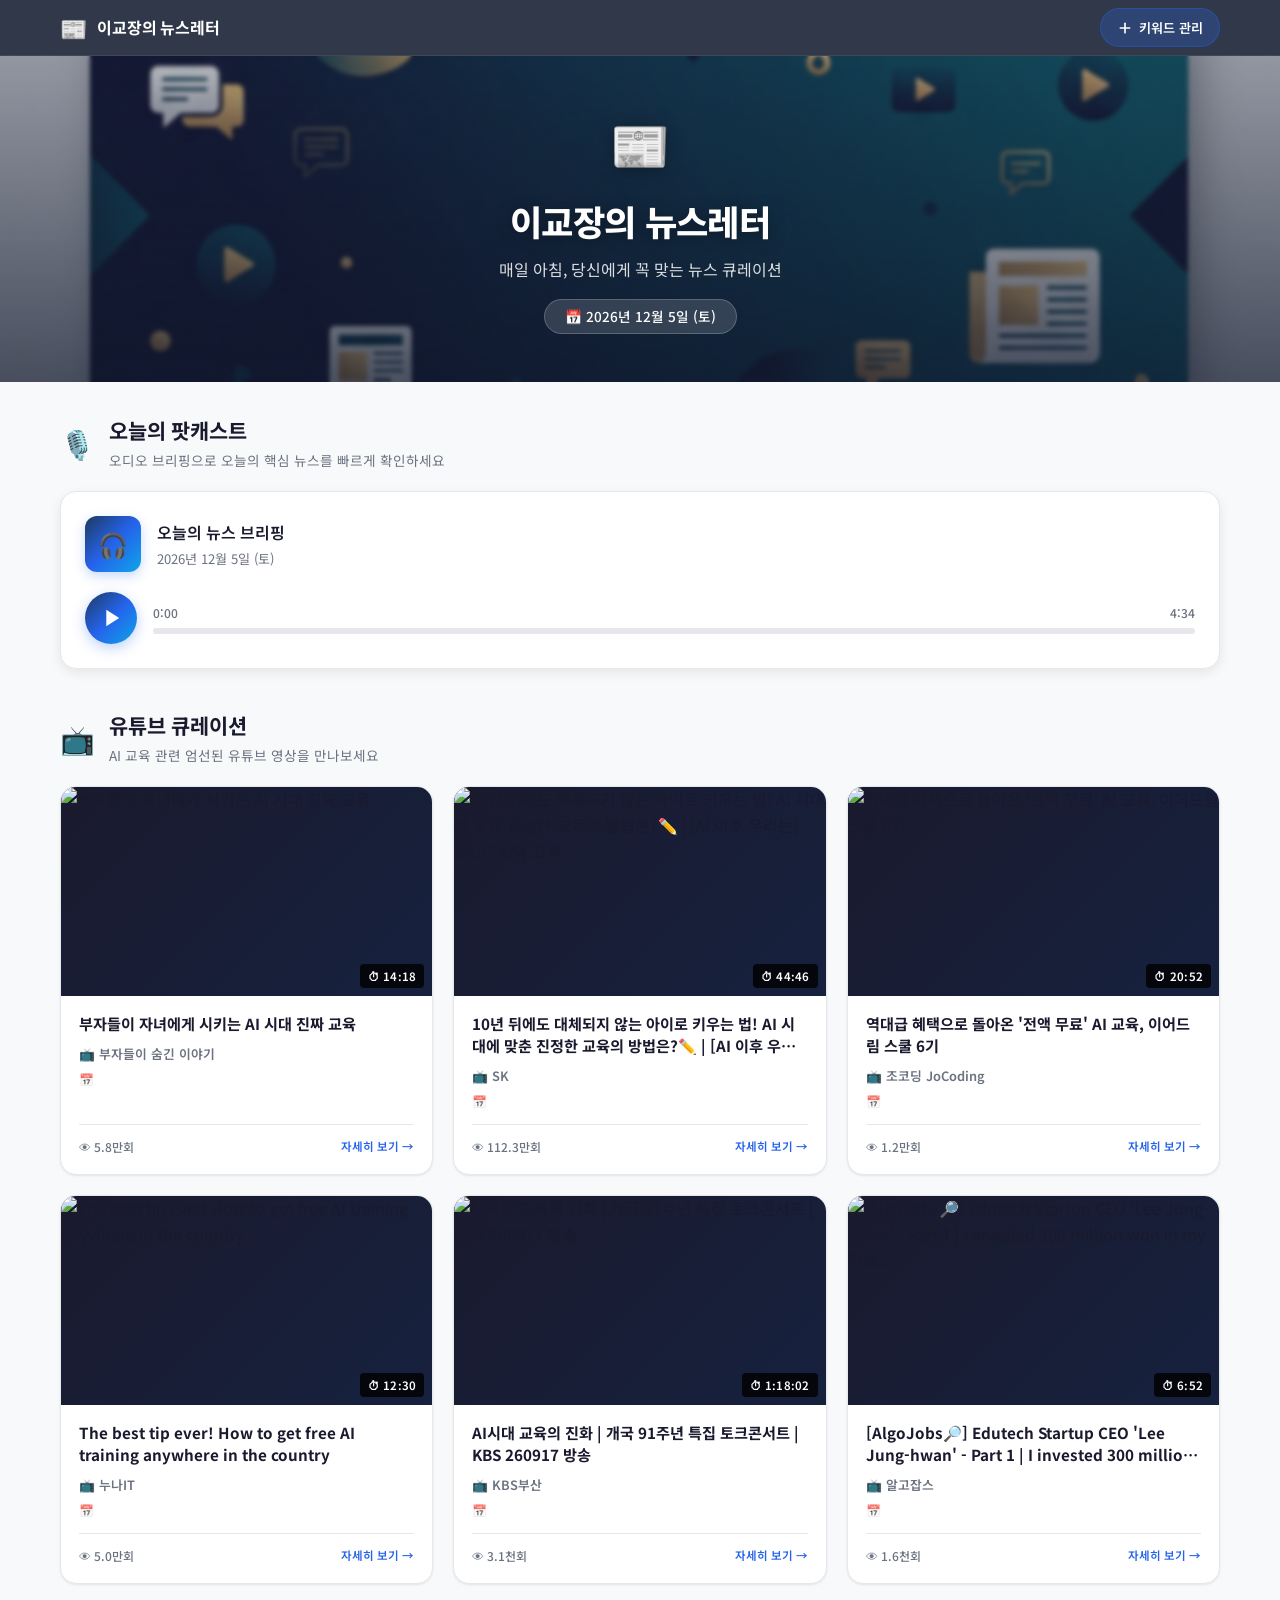
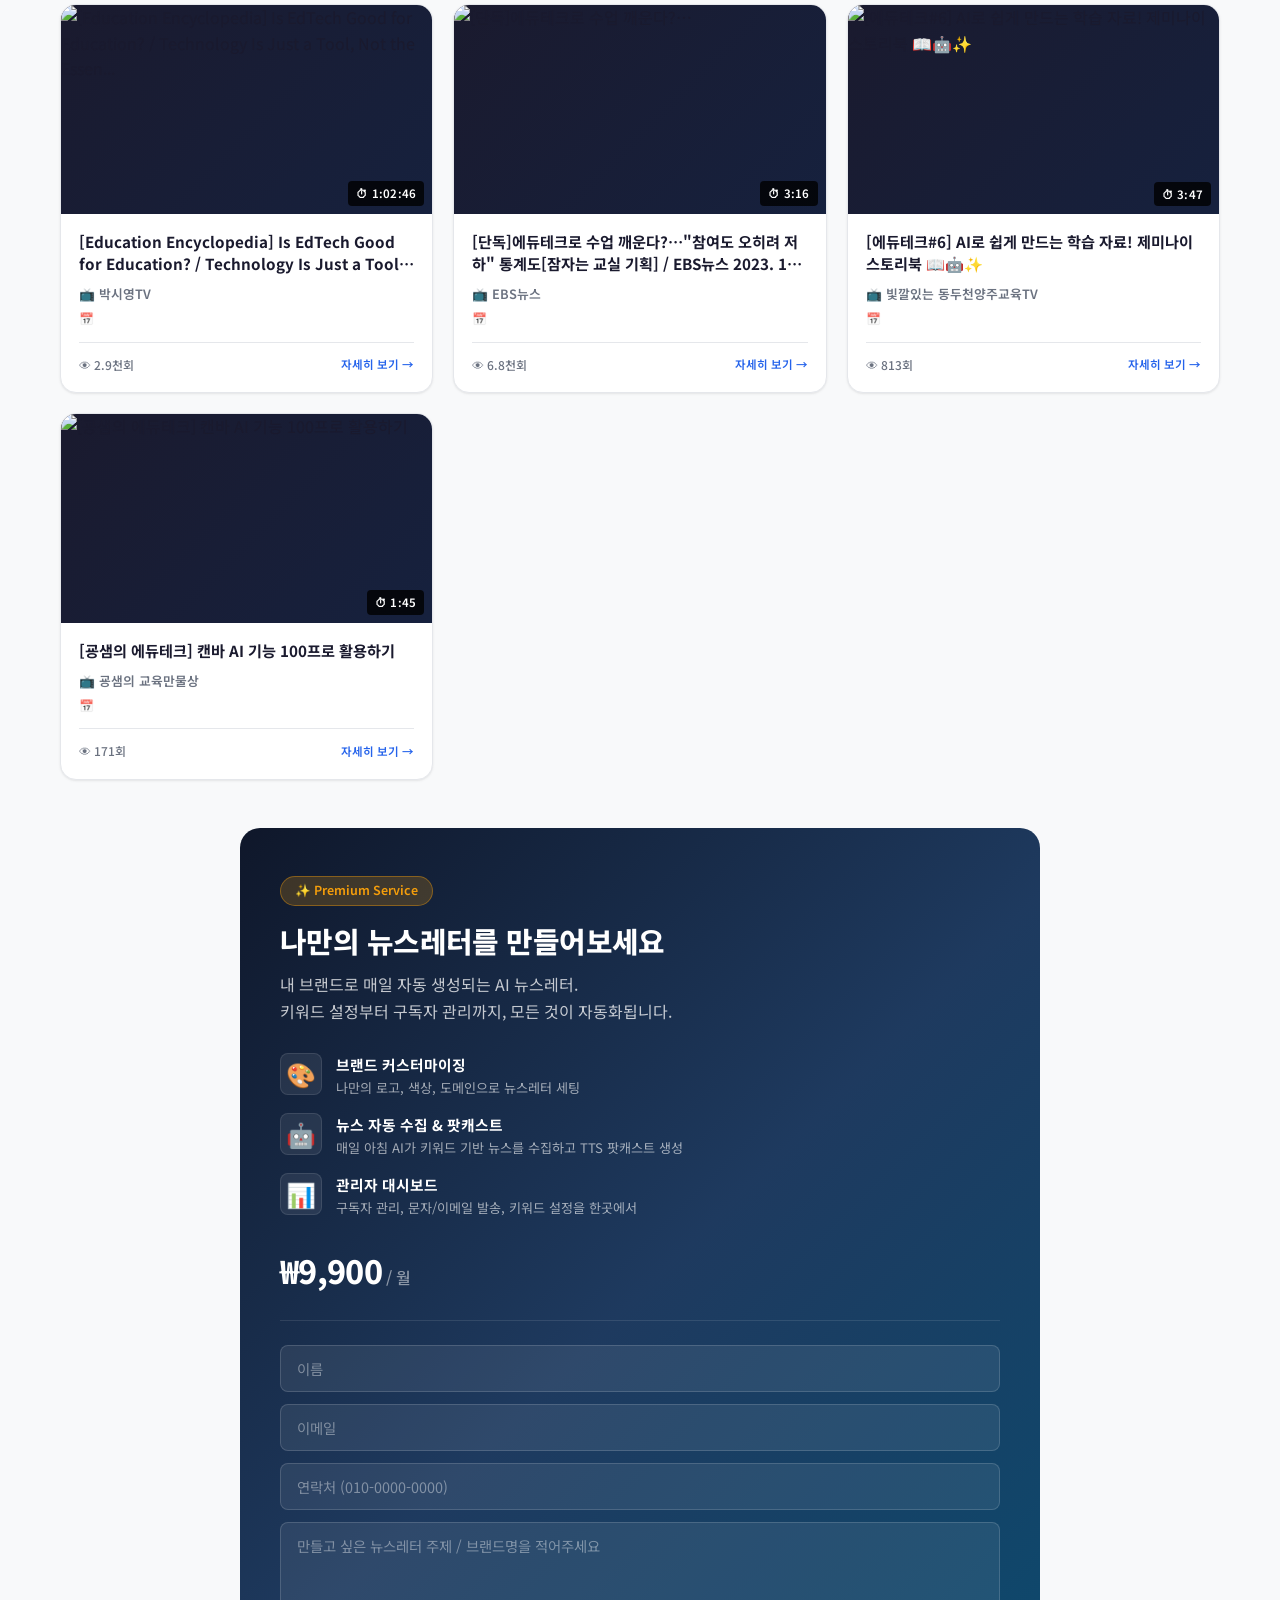
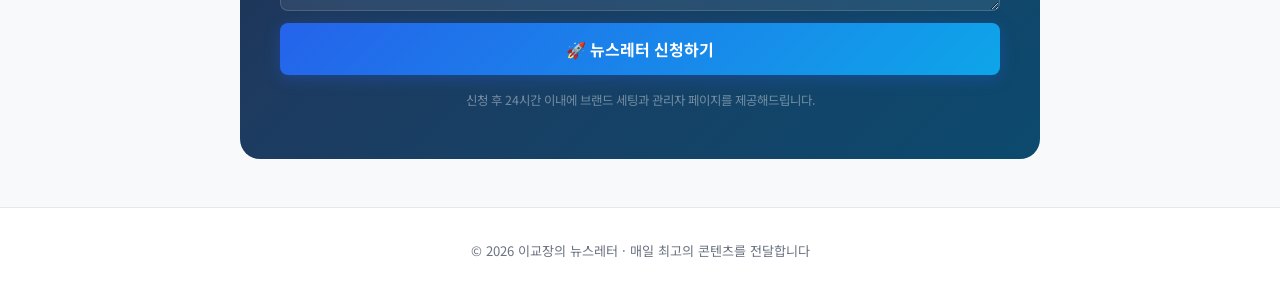
<file: index.html>
<!DOCTYPE html>
<html lang="ko">
<head>
    <meta charset="UTF-8">
    <meta name="viewport" content="width=device-width, initial-scale=1.0">
    <title>이교장의 뉴스레터</title>
    <meta name="description" content="매일 엄선된 유튜브 영상과 인터넷 기사를 오디오 브리핑과 함께 제공하는 데일리 뉴스레터">
    <link rel="preconnect" href="https://fonts.googleapis.com">
    <link rel="preconnect" href="https://fonts.gstatic.com" crossorigin>
    <link href="https://fonts.googleapis.com/css2?family=Noto+Sans+KR:wght@300;400;500;600;700;800;900&display=swap" rel="stylesheet">
    <link rel="stylesheet" href="css/style.css">
</head>
<body>

    <!-- ========== 고정 네비게이션 바 ========== -->
    <nav id="sticky-nav" class="sticky-nav">
        <div class="nav-inner">
            <a href="/" class="nav-brand">
                <span class="nav-logo">📰</span>
                <span class="nav-title">이교장의 뉴스레터</span>
            </a>
            <a href="admin.html" class="nav-keyword-btn" id="nav-keyword-btn">
                <svg width="16" height="16" viewBox="0 0 24 24" fill="none" stroke="currentColor" stroke-width="2.5" stroke-linecap="round" stroke-linejoin="round">
                    <line x1="12" y1="5" x2="12" y2="19"></line>
                    <line x1="5" y1="12" x2="19" y2="12"></line>
                </svg>
                키워드 관리
            </a>
        </div>
    </nav>

    <!-- ========== 브랜딩 헤더 ========== -->
    <header id="branding-header">
        <div class="header-bg">
            <img src="assets/header.png" alt="이교장의 뉴스레터 배너">
        </div>
        <div class="header-overlay"></div>
        <div class="header-content">
            <div class="logo-mark">📰</div>
            <h1>이교장의 뉴스레터</h1>
            <p class="header-tagline">매일 아침, 당신에게 꼭 맞는 뉴스 큐레이션</p>
            <div class="header-date" id="today-date"></div>
        </div>
    </header>

    <!-- ========== 데일리 팟캐스트 ========== -->
    <main>
        <section id="podcast-section">
            <div class="section-header">
                <span class="section-icon">🎙️</span>
                <div>
                    <h2>오늘의 팟캐스트</h2>
                    <p class="section-subtitle">오디오 브리핑으로 오늘의 핵심 뉴스를 빠르게 확인하세요</p>
                </div>
            </div>

            <div id="audio-player" class="audio-player">
                <div class="player-info">
                    <div class="player-thumb">
                        <span>🎧</span>
                    </div>
                    <div class="player-meta">
                        <p class="player-title" id="player-title">오늘의 뉴스 브리핑</p>
                        <p class="player-date" id="player-date"></p>
                    </div>
                </div>

                <div class="player-controls">
                    <button id="play-btn" class="play-btn" aria-label="재생/일시정지">
                        <svg id="play-icon" viewBox="0 0 24 24" width="28" height="28" fill="currentColor">
                            <path d="M8 5v14l11-7z"/>
                        </svg>
                        <svg id="pause-icon" viewBox="0 0 24 24" width="28" height="28" fill="currentColor" style="display:none">
                            <path d="M6 19h4V5H6v14zm8-14v14h4V5h-4z"/>
                        </svg>
                    </button>

                    <div class="progress-container">
                        <div class="time-display">
                            <span id="current-time">0:00</span>
                            <span id="total-time">0:00</span>
                        </div>
                        <div class="progress-bar" id="progress-bar">
                            <div class="progress-fill" id="progress-fill"></div>
                            <div class="progress-knob" id="progress-knob"></div>
                        </div>
                    </div>
                </div>

                <audio id="audio-element" preload="metadata">
                    <source src="assets/podcast/latest.mp3" type="audio/mpeg">
                </audio>
            </div>
        </section>

        <!-- ========== 큐레이션 갤러리 ========== -->
        <section id="gallery-section">
            <div class="section-header">
                <span class="section-icon">📺</span>
                <div>
                    <h2>유튜브 큐레이션</h2>
                    <p class="section-subtitle">AI 교육 관련 엄선된 유튜브 영상을 만나보세요</p>
                </div>
            </div>

            <div id="gallery" class="gallery-grid">
                <!-- 카드가 JavaScript로 동적 생성됩니다 -->
            </div>
        </section>
    </main>

    <!-- ========== 유튜브 상세 팝업 ========== -->
    <div id="video-modal" class="modal-overlay">
        <div class="modal-content">
            <button id="modal-close" class="modal-close" aria-label="닫기">
                <svg width="24" height="24" viewBox="0 0 24 24" fill="none" stroke="currentColor" stroke-width="2.5" stroke-linecap="round" stroke-linejoin="round">
                    <line x1="18" y1="6" x2="6" y2="18"></line>
                    <line x1="6" y1="6" x2="18" y2="18"></line>
                </svg>
            </button>
            <div class="modal-video">
                <iframe id="modal-iframe" src="" frameborder="0" allowfullscreen
                    allow="accelerometer; autoplay; clipboard-write; encrypted-media; gyroscope; picture-in-picture"></iframe>
            </div>
            <div class="modal-body">
                <h2 id="modal-title" class="modal-title"></h2>
                <div class="modal-meta">
                    <span id="modal-channel" class="modal-channel"></span>
                    <span id="modal-date" class="modal-date"></span>
                    <span id="modal-duration" class="modal-duration"></span>
                </div>
                <div id="modal-keywords" class="modal-keywords"></div>
                <div class="modal-section">
                    <h3>💡 추천 이유</h3>
                    <p id="modal-recommendation"></p>
                </div>
                <div class="modal-section">
                    <h3>📝 요약</h3>
                    <p id="modal-summary"></p>
                </div>
            </div>
        </div>
    </div>

    <!-- ========== 나만의 뉴스레터 CTA ========== -->
    <section id="cta-section" class="cta-section">
        <div class="cta-inner">
            <div class="cta-glow"></div>
            <div class="cta-content">
                <span class="cta-badge">✨ Premium Service</span>
                <h2 class="cta-title">나만의 뉴스레터를 만들어보세요</h2>
                <p class="cta-description">
                    내 브랜드로 매일 자동 생성되는 AI 뉴스레터.<br>
                    키워드 설정부터 구독자 관리까지, 모든 것이 자동화됩니다.
                </p>
                <ul class="cta-features">
                    <li>
                        <span class="cta-feature-icon">🎨</span>
                        <div>
                            <strong>브랜드 커스터마이징</strong>
                            <p>나만의 로고, 색상, 도메인으로 뉴스레터 세팅</p>
                        </div>
                    </li>
                    <li>
                        <span class="cta-feature-icon">🤖</span>
                        <div>
                            <strong>뉴스 자동 수집 & 팟캐스트</strong>
                            <p>매일 아침 AI가 키워드 기반 뉴스를 수집하고 TTS 팟캐스트 생성</p>
                        </div>
                    </li>
                    <li>
                        <span class="cta-feature-icon">📊</span>
                        <div>
                            <strong>관리자 대시보드</strong>
                            <p>구독자 관리, 문자/이메일 발송, 키워드 설정을 한곳에서</p>
                        </div>
                    </li>
                </ul>
                <div class="cta-pricing">
                    <span class="cta-price">₩9,900</span>
                    <span class="cta-price-unit">/ 월</span>
                </div>
                <form id="cta-form" class="cta-form">
                    <input type="text" id="cta-name" placeholder="이름" required>
                    <input type="email" id="cta-email" placeholder="이메일" required>
                    <input type="tel" id="cta-phone" placeholder="연락처 (010-0000-0000)">
                    <textarea id="cta-brand" placeholder="만들고 싶은 뉴스레터 주제 / 브랜드명을 적어주세요" rows="3"></textarea>
                    <button type="submit" class="cta-submit-btn">
                        🚀 뉴스레터 신청하기
                    </button>
                </form>
                <p class="cta-note">신청 후 24시간 이내에 브랜드 세팅과 관리자 페이지를 제공해드립니다.</p>
            </div>
        </div>
    </section>

    <!-- ========== 푸터 ========== -->
    <footer id="site-footer">
        <p>© 2026 이교장의 뉴스레터 · 매일 최고의 콘텐츠를 전달합니다</p>
    </footer>

    <script src="js/app.js"></script>
</body>
</html>
</file>
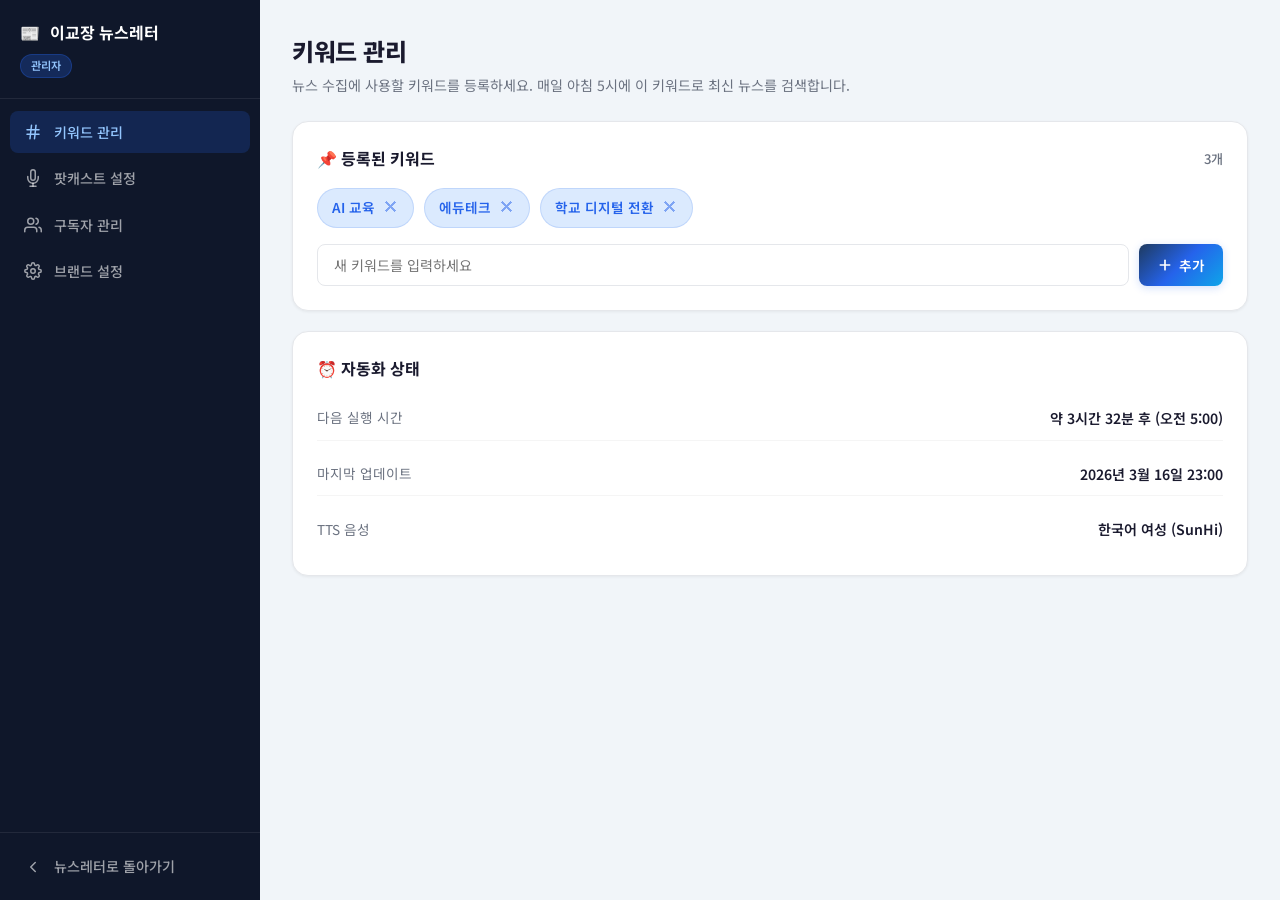
<file: admin.html>
<!DOCTYPE html>
<html lang="ko">
<head>
    <meta charset="UTF-8">
    <meta name="viewport" content="width=device-width, initial-scale=1.0">
    <title>관리자 – 이교장 뉴스레터</title>
    <meta name="robots" content="noindex, nofollow">
    <link rel="preconnect" href="https://fonts.googleapis.com">
    <link rel="preconnect" href="https://fonts.gstatic.com" crossorigin>
    <link href="https://fonts.googleapis.com/css2?family=Noto+Sans+KR:wght@300;400;500;600;700;800;900&display=swap" rel="stylesheet">
    <link rel="stylesheet" href="css/admin.css">
</head>
<body>

    <!-- ========== 사이드바 ========== -->
    <aside id="sidebar" class="sidebar">
        <div class="sidebar-header">
            <a href="/" class="sidebar-brand">
                <span>📰</span>
                <span>이교장 뉴스레터</span>
            </a>
            <span class="sidebar-badge">관리자</span>
        </div>

        <nav class="sidebar-nav">
            <a href="#" class="nav-item active" data-section="keywords">
                <svg width="18" height="18" viewBox="0 0 24 24" fill="none" stroke="currentColor" stroke-width="2" stroke-linecap="round" stroke-linejoin="round">
                    <line x1="4" y1="9" x2="20" y2="9"></line>
                    <line x1="4" y1="15" x2="20" y2="15"></line>
                    <line x1="10" y1="3" x2="8" y2="21"></line>
                    <line x1="16" y1="3" x2="14" y2="21"></line>
                </svg>
                키워드 관리
            </a>
            <a href="#" class="nav-item" data-section="podcast">
                <svg width="18" height="18" viewBox="0 0 24 24" fill="none" stroke="currentColor" stroke-width="2" stroke-linecap="round" stroke-linejoin="round">
                    <path d="M12 1a3 3 0 0 0-3 3v8a3 3 0 0 0 6 0V4a3 3 0 0 0-3-3z"></path>
                    <path d="M19 10v2a7 7 0 0 1-14 0v-2"></path>
                    <line x1="12" y1="19" x2="12" y2="23"></line>
                    <line x1="8" y1="23" x2="16" y2="23"></line>
                </svg>
                팟캐스트 설정
            </a>
            <a href="#" class="nav-item" data-section="subscribers">
                <svg width="18" height="18" viewBox="0 0 24 24" fill="none" stroke="currentColor" stroke-width="2" stroke-linecap="round" stroke-linejoin="round">
                    <path d="M17 21v-2a4 4 0 0 0-4-4H5a4 4 0 0 0-4 4v2"></path>
                    <circle cx="9" cy="7" r="4"></circle>
                    <path d="M23 21v-2a4 4 0 0 0-3-3.87"></path>
                    <path d="M16 3.13a4 4 0 0 1 0 7.75"></path>
                </svg>
                구독자 관리
            </a>
            <a href="#" class="nav-item" data-section="brand">
                <svg width="18" height="18" viewBox="0 0 24 24" fill="none" stroke="currentColor" stroke-width="2" stroke-linecap="round" stroke-linejoin="round">
                    <circle cx="12" cy="12" r="3"></circle>
                    <path d="M19.4 15a1.65 1.65 0 0 0 .33 1.82l.06.06a2 2 0 0 1 0 2.83 2 2 0 0 1-2.83 0l-.06-.06a1.65 1.65 0 0 0-1.82-.33 1.65 1.65 0 0 0-1 1.51V21a2 2 0 0 1-2 2 2 2 0 0 1-2-2v-.09A1.65 1.65 0 0 0 9 19.4a1.65 1.65 0 0 0-1.82.33l-.06.06a2 2 0 0 1-2.83 0 2 2 0 0 1 0-2.83l.06-.06A1.65 1.65 0 0 0 4.68 15a1.65 1.65 0 0 0-1.51-1H3a2 2 0 0 1-2-2 2 2 0 0 1 2-2h.09A1.65 1.65 0 0 0 4.6 9a1.65 1.65 0 0 0-.33-1.82l-.06-.06a2 2 0 0 1 0-2.83 2 2 0 0 1 2.83 0l.06.06A1.65 1.65 0 0 0 9 4.68a1.65 1.65 0 0 0 1-1.51V3a2 2 0 0 1 2-2 2 2 0 0 1 2 2v.09a1.65 1.65 0 0 0 1 1.51 1.65 1.65 0 0 0 1.82-.33l.06-.06a2 2 0 0 1 2.83 0 2 2 0 0 1 0 2.83l-.06.06A1.65 1.65 0 0 0 19.4 9a1.65 1.65 0 0 0 1.51 1H21a2 2 0 0 1 2 2 2 2 0 0 1-2 2h-.09a1.65 1.65 0 0 0-1.51 1z"></path>
                </svg>
                브랜드 설정
            </a>
        </nav>

        <div class="sidebar-footer">
            <a href="/" class="nav-item">
                <svg width="18" height="18" viewBox="0 0 24 24" fill="none" stroke="currentColor" stroke-width="2" stroke-linecap="round" stroke-linejoin="round">
                    <path d="M15 18l-6-6 6-6"></path>
                </svg>
                뉴스레터로 돌아가기
            </a>
        </div>
    </aside>

    <!-- ========== 모바일 헤더 ========== -->
    <header class="mobile-header">
        <button id="menu-toggle" class="menu-toggle" aria-label="메뉴">
            <svg width="22" height="22" viewBox="0 0 24 24" fill="none" stroke="currentColor" stroke-width="2.5" stroke-linecap="round">
                <line x1="3" y1="6" x2="21" y2="6"></line>
                <line x1="3" y1="12" x2="21" y2="12"></line>
                <line x1="3" y1="18" x2="21" y2="18"></line>
            </svg>
        </button>
        <span class="mobile-title">관리자</span>
    </header>

    <!-- ========== 메인 콘텐츠 ========== -->
    <div id="main-content" class="main-content">

        <!-- 키워드 관리 섹션 -->
        <section id="section-keywords" class="admin-section active">
            <div class="section-top">
                <div>
                    <h1>키워드 관리</h1>
                    <p class="section-desc">뉴스 수집에 사용할 키워드를 등록하세요. 매일 아침 5시에 이 키워드로 최신 뉴스를 검색합니다.</p>
                </div>
            </div>

            <div class="card">
                <div class="card-header">
                    <h3>📌 등록된 키워드</h3>
                    <span class="keyword-count" id="keyword-count">0개</span>
                </div>
                <div id="keywords-list" class="keywords-list">
                    <!-- JavaScript로 렌더링 -->
                </div>
                <div class="keyword-add-form">
                    <input type="text" id="new-keyword" placeholder="새 키워드를 입력하세요" maxlength="30">
                    <button id="add-keyword-btn" class="btn btn-primary">
                        <svg width="16" height="16" viewBox="0 0 24 24" fill="none" stroke="currentColor" stroke-width="2.5" stroke-linecap="round">
                            <line x1="12" y1="5" x2="12" y2="19"></line>
                            <line x1="5" y1="12" x2="19" y2="12"></line>
                        </svg>
                        추가
                    </button>
                </div>
            </div>

            <div class="card">
                <div class="card-header">
                    <h3>⏰ 자동화 상태</h3>
                </div>
                <div class="automation-status">
                    <div class="status-item">
                        <span class="status-label">다음 실행 시간</span>
                        <span class="status-value" id="next-run">내일 오전 5:00</span>
                    </div>
                    <div class="status-item">
                        <span class="status-label">마지막 업데이트</span>
                        <span class="status-value" id="last-updated">-</span>
                    </div>
                    <div class="status-item">
                        <span class="status-label">TTS 음성</span>
                        <span class="status-value">한국어 여성 (SunHi)</span>
                    </div>
                </div>
            </div>
        </section>

        <!-- 팟캐스트 설정 섹션 -->
        <section id="section-podcast" class="admin-section">
            <div class="section-top">
                <h1>팟캐스트 설정</h1>
                <p class="section-desc">팟캐스트 음성, 길이, 스타일 등을 설정합니다.</p>
            </div>
            <div class="card">
                <div class="card-header"><h3>🎙️ 음성 설정</h3></div>
                <div class="form-group">
                    <label for="voice-select">TTS 음성</label>
                    <select id="voice-select" class="form-select">
                        <option value="ko-KR-SunHiNeural" selected>🇰🇷 한국어 여성 (SunHi)</option>
                        <option value="ko-KR-InJoonNeural">🇰🇷 한국어 남성 (InJoon)</option>
                        <option value="ko-KR-HyunsuNeural">🇰🇷 한국어 남성 (Hyunsu)</option>
                    </select>
                </div>
                <div class="form-group">
                    <label for="duration-select">팟캐스트 길이</label>
                    <select id="duration-select" class="form-select">
                        <option value="2">2분 (짧은 요약)</option>
                        <option value="3" selected>3분 (기본)</option>
                        <option value="5">5분 (상세)</option>
                    </select>
                </div>
                <button class="btn btn-primary" id="save-podcast-settings">설정 저장</button>
            </div>
        </section>

        <!-- 구독자 관리 섹션 -->
        <section id="section-subscribers" class="admin-section">
            <div class="section-top">
                <h1>구독자 관리</h1>
                <p class="section-desc">뉴스레터를 문자 또는 이메일로 받는 구독자를 관리합니다.</p>
            </div>
            <div class="card">
                <div class="card-header">
                    <h3>👥 구독자 목록</h3>
                    <button class="btn btn-outline" id="add-subscriber-btn">+ 구독자 추가</button>
                </div>
                <div class="subscriber-stats">
                    <div class="stat-card">
                        <span class="stat-number" id="total-subscribers">0</span>
                        <span class="stat-label">전체 구독자</span>
                    </div>
                    <div class="stat-card">
                        <span class="stat-number" id="email-subscribers">0</span>
                        <span class="stat-label">이메일 구독</span>
                    </div>
                    <div class="stat-card">
                        <span class="stat-number" id="sms-subscribers">0</span>
                        <span class="stat-label">문자 구독</span>
                    </div>
                </div>
                <div id="subscribers-list" class="subscribers-list">
                    <p class="empty-state">아직 등록된 구독자가 없습니다.</p>
                </div>
            </div>
        </section>

        <!-- 브랜드 설정 섹션 -->
        <section id="section-brand" class="admin-section">
            <div class="section-top">
                <h1>브랜드 설정</h1>
                <p class="section-desc">뉴스레터의 브랜드 정보를 커스터마이즈합니다.</p>
            </div>
            <div class="card">
                <div class="card-header"><h3>🎨 브랜드 정보</h3></div>
                <div class="form-group">
                    <label for="brand-name">뉴스레터 이름</label>
                    <input type="text" id="brand-name" class="form-input" value="이교장 뉴스레터">
                </div>
                <div class="form-group">
                    <label for="brand-tagline">태그라인</label>
                    <input type="text" id="brand-tagline" class="form-input" value="매일 아침, 당신에게 꼭 맞는 뉴스 큐레이션">
                </div>
                <div class="form-group">
                    <label for="brand-email">연락처 이메일</label>
                    <input type="email" id="brand-email" class="form-input" value="vip7612@gmail.com">
                </div>
                <button class="btn btn-primary" id="save-brand-settings">설정 저장</button>
            </div>
        </section>
    </div>

    <!-- 모바일 오버레이 -->
    <div id="sidebar-overlay" class="sidebar-overlay"></div>

    <script src="js/admin.js"></script>
</body>
</html>
</file>
<file: css/style.css>
/* ==================================================
   이교장 뉴스레터 – Design System & Styles
   ================================================== */

/* ---- Design Tokens ---- */
:root {
    --color-bg: #f8f9fa;
    --color-surface: #ffffff;
    --color-text: #1a1a2e;
    --color-text-secondary: #6b7280;
    --color-accent: #2563eb;
    --color-accent-light: #dbeafe;
    --color-accent-gradient: linear-gradient(135deg, #1e3a5f 0%, #2563eb 50%, #0ea5e9 100%);
    --color-header-start: #0f172a;
    --color-header-end: #1e3a5f;
    --color-gold: #f59e0b;
    --color-gold-light: #fef3c7;
    --color-border: #e5e7eb;
    --color-badge-core: #dc2626;
    --color-badge-core-bg: #fef2f2;
    --color-badge-ref: #2563eb;
    --color-badge-ref-bg: #eff6ff;

    --radius-sm: 8px;
    --radius-md: 12px;
    --radius-lg: 16px;
    --radius-xl: 20px;

    --shadow-sm: 0 1px 3px rgba(0,0,0,0.06), 0 1px 2px rgba(0,0,0,0.04);
    --shadow-md: 0 4px 12px rgba(0,0,0,0.08);
    --shadow-lg: 0 10px 30px rgba(0,0,0,0.1);
    --shadow-card-hover: 0 12px 36px rgba(37,99,235,0.15);

    --font-family: 'Noto Sans KR', -apple-system, BlinkMacSystemFont, 'Segoe UI', sans-serif;
    --transition-fast: 0.2s cubic-bezier(0.4, 0, 0.2, 1);
    --transition-smooth: 0.3s cubic-bezier(0.4, 0, 0.2, 1);

    --nav-height: 56px;
}

/* ---- Reset & Global ---- */
*, *::before, *::after {
    margin: 0;
    padding: 0;
    box-sizing: border-box;
}

html {
    scroll-behavior: smooth;
    -webkit-tap-highlight-color: transparent;
}

body {
    font-family: var(--font-family);
    background-color: var(--color-bg);
    color: var(--color-text);
    line-height: 1.6;
    -webkit-font-smoothing: antialiased;
    -moz-osx-font-smoothing: grayscale;
}

/* ---- Sticky Navigation Bar ---- */
.sticky-nav {
    position: fixed;
    top: 0;
    left: 0;
    right: 0;
    height: var(--nav-height);
    z-index: 1000;
    background: rgba(15, 23, 42, 0.85);
    backdrop-filter: blur(20px) saturate(180%);
    -webkit-backdrop-filter: blur(20px) saturate(180%);
    border-bottom: 1px solid rgba(255,255,255,0.08);
    transition: background var(--transition-smooth), box-shadow var(--transition-smooth);
}

.sticky-nav.scrolled {
    background: rgba(15, 23, 42, 0.95);
    box-shadow: 0 4px 24px rgba(0,0,0,0.15);
}

.nav-inner {
    max-width: 1200px;
    margin: 0 auto;
    height: 100%;
    padding: 0 20px;
    display: flex;
    align-items: center;
    justify-content: space-between;
}

.nav-brand {
    display: flex;
    align-items: center;
    gap: 10px;
    text-decoration: none;
    color: #fff;
    transition: opacity var(--transition-fast);
}

.nav-brand:hover {
    opacity: 0.85;
}

.nav-logo {
    font-size: 22px;
}

.nav-title {
    font-size: 1rem;
    font-weight: 700;
    letter-spacing: -0.01em;
}

.nav-keyword-btn {
    display: inline-flex;
    align-items: center;
    gap: 6px;
    text-decoration: none;
    padding: 8px 16px;
    border-radius: 100px;
    font-size: 0.82rem;
    font-weight: 600;
    color: #fff;
    background: rgba(37, 99, 235, 0.25);
    border: 1px solid rgba(37, 99, 235, 0.4);
    transition: all var(--transition-fast);
}

.nav-keyword-btn:hover {
    background: rgba(37, 99, 235, 0.45);
    border-color: rgba(37, 99, 235, 0.7);
    transform: translateY(-1px);
}

.nav-keyword-btn svg {
    flex-shrink: 0;
}

/* ---- Branding Header ---- */
#branding-header {
    position: relative;
    width: 100%;
    min-height: 280px;
    overflow: hidden;
    display: flex;
    align-items: center;
    justify-content: center;
    margin-top: var(--nav-height);
}

.header-bg {
    position: absolute;
    inset: 0;
    z-index: 0;
}

.header-bg img {
    width: 100%;
    height: 100%;
    object-fit: cover;
}

.header-overlay {
    position: absolute;
    inset: 0;
    z-index: 1;
    background: linear-gradient(
        180deg,
        rgba(15, 23, 42, 0.3) 0%,
        rgba(15, 23, 42, 0.7) 100%
    );
    backdrop-filter: blur(2px);
}

.header-content {
    position: relative;
    z-index: 2;
    text-align: center;
    padding: 48px 24px;
    animation: fadeInUp 0.8s ease-out;
}

.logo-mark {
    font-size: 48px;
    margin-bottom: 12px;
    filter: drop-shadow(0 2px 8px rgba(0,0,0,0.3));
    animation: float 3s ease-in-out infinite;
}

@keyframes float {
    0%, 100% { transform: translateY(0); }
    50% { transform: translateY(-8px); }
}

@keyframes fadeInUp {
    from {
        opacity: 0;
        transform: translateY(20px);
    }
    to {
        opacity: 1;
        transform: translateY(0);
    }
}

.header-content h1 {
    font-size: 2.2rem;
    font-weight: 800;
    color: #ffffff;
    letter-spacing: -0.02em;
    text-shadow: 0 2px 16px rgba(0,0,0,0.4);
    margin-bottom: 8px;
}

.header-tagline {
    font-size: 1rem;
    font-weight: 400;
    color: rgba(255, 255, 255, 0.85);
    margin-bottom: 16px;
}

.header-date {
    display: inline-block;
    background: rgba(255,255,255,0.15);
    backdrop-filter: blur(12px);
    border: 1px solid rgba(255,255,255,0.2);
    border-radius: 100px;
    padding: 6px 20px;
    font-size: 0.85rem;
    font-weight: 500;
    color: #ffffff;
}

/* ---- Main Layout ---- */
main {
    max-width: 1200px;
    margin: 0 auto;
    padding: 0 20px;
}

/* ---- Section Header ---- */
.section-header {
    display: flex;
    align-items: center;
    gap: 14px;
    margin-bottom: 20px;
}

.section-icon {
    font-size: 28px;
    flex-shrink: 0;
}

.section-header h2 {
    font-size: 1.3rem;
    font-weight: 700;
    color: var(--color-text);
    letter-spacing: -0.01em;
}

.section-subtitle {
    font-size: 0.85rem;
    color: var(--color-text-secondary);
    margin-top: 2px;
}

/* ---- Podcast Section ---- */
#podcast-section {
    margin-top: 32px;
    margin-bottom: 40px;
}

.audio-player {
    background: var(--color-surface);
    border-radius: var(--radius-lg);
    padding: 24px;
    box-shadow: var(--shadow-md);
    border: 1px solid var(--color-border);
    transition: box-shadow var(--transition-smooth);
}

.audio-player:hover {
    box-shadow: var(--shadow-lg);
}

.player-info {
    display: flex;
    align-items: center;
    gap: 16px;
    margin-bottom: 20px;
}

.player-thumb {
    width: 56px;
    height: 56px;
    border-radius: var(--radius-md);
    background: var(--color-accent-gradient);
    display: flex;
    align-items: center;
    justify-content: center;
    font-size: 24px;
    flex-shrink: 0;
    box-shadow: 0 4px 12px rgba(37, 99, 235, 0.25);
}

.player-title {
    font-size: 1rem;
    font-weight: 600;
    color: var(--color-text);
}

.player-date {
    font-size: 0.82rem;
    color: var(--color-text-secondary);
    margin-top: 2px;
}

.player-controls {
    display: flex;
    align-items: center;
    gap: 16px;
}

.play-btn {
    width: 52px;
    height: 52px;
    border-radius: 50%;
    border: none;
    background: var(--color-accent-gradient);
    color: #ffffff;
    cursor: pointer;
    display: flex;
    align-items: center;
    justify-content: center;
    flex-shrink: 0;
    box-shadow: 0 4px 14px rgba(37, 99, 235, 0.3);
    transition: transform var(--transition-fast), box-shadow var(--transition-fast);
}

.play-btn:hover {
    transform: scale(1.08);
    box-shadow: 0 6px 20px rgba(37, 99, 235, 0.4);
}

.play-btn:active {
    transform: scale(0.95);
}

.progress-container {
    flex: 1;
    min-width: 0;
}

.time-display {
    display: flex;
    justify-content: space-between;
    font-size: 0.75rem;
    font-weight: 500;
    color: var(--color-text-secondary);
    margin-bottom: 6px;
    font-variant-numeric: tabular-nums;
}

.progress-bar {
    position: relative;
    width: 100%;
    height: 6px;
    background: var(--color-border);
    border-radius: 100px;
    cursor: pointer;
    overflow: visible;
    transition: height var(--transition-fast);
}

.progress-bar:hover {
    height: 8px;
}

.progress-fill {
    position: absolute;
    left: 0;
    top: 0;
    height: 100%;
    background: var(--color-accent-gradient);
    border-radius: 100px;
    width: 0%;
    transition: width 0.1s linear;
}

.progress-knob {
    position: absolute;
    top: 50%;
    left: 0%;
    transform: translate(-50%, -50%);
    width: 14px;
    height: 14px;
    border-radius: 50%;
    background: var(--color-accent);
    border: 3px solid #fff;
    box-shadow: var(--shadow-sm);
    opacity: 0;
    transition: opacity var(--transition-fast);
}

.progress-bar:hover .progress-knob {
    opacity: 1;
}

/* ---- Gallery Section ---- */
#gallery-section {
    margin-bottom: 48px;
}

.gallery-grid {
    display: grid;
    grid-template-columns: repeat(auto-fill, minmax(320px, 1fr));
    gap: 20px;
}

.gallery-empty {
    grid-column: 1 / -1;
    text-align: center;
    padding: 60px 20px;
    color: var(--color-text-secondary);
}

.gallery-empty-icon {
    font-size: 48px;
    display: block;
    margin-bottom: 16px;
}

.gallery-empty-sub {
    font-size: 0.82rem;
    margin-top: 4px;
    opacity: 0.7;
}

/* ---- Gallery Card (YouTube) ---- */
.gallery-card {
    background: var(--color-surface);
    border-radius: var(--radius-lg);
    overflow: hidden;
    box-shadow: var(--shadow-sm);
    border: 1px solid var(--color-border);
    cursor: pointer;
    transition: transform var(--transition-smooth), box-shadow var(--transition-smooth);
    text-decoration: none;
    color: inherit;
    display: flex;
    flex-direction: column;
    animation: cardFadeIn 0.5s ease-out both;
}

.gallery-card:hover {
    transform: translateY(-4px);
    box-shadow: var(--shadow-card-hover);
}

.gallery-card:active {
    transform: translateY(-2px) scale(0.99);
}

@keyframes cardFadeIn {
    from {
        opacity: 0;
        transform: translateY(16px);
    }
    to {
        opacity: 1;
        transform: translateY(0);
    }
}

.card-thumbnail {
    position: relative;
    width: 100%;
    padding-top: 56.25%;
    overflow: hidden;
    background: linear-gradient(135deg, #1a1a2e 0%, #16213e 100%);
}

.card-thumbnail img {
    position: absolute;
    inset: 0;
    width: 100%;
    height: 100%;
    object-fit: cover;
    transition: transform var(--transition-smooth);
}

.gallery-card:hover .card-thumbnail img {
    transform: scale(1.05);
}

/* YouTube Play Overlay */
.card-play-overlay {
    position: absolute;
    inset: 0;
    display: flex;
    align-items: center;
    justify-content: center;
    opacity: 0;
    transition: opacity var(--transition-smooth);
    z-index: 2;
}

.gallery-card:hover .card-play-overlay {
    opacity: 1;
}

.card-play-overlay svg {
    filter: drop-shadow(0 2px 8px rgba(0,0,0,0.4));
    transition: transform var(--transition-fast);
}

.gallery-card:hover .card-play-overlay svg {
    transform: scale(1.1);
}

/* Duration Badge */
.card-duration-badge {
    position: absolute;
    bottom: 8px;
    right: 8px;
    background: rgba(0,0,0,0.8);
    color: #fff;
    padding: 3px 8px;
    border-radius: 4px;
    font-size: 0.72rem;
    font-weight: 600;
    letter-spacing: 0.02em;
    z-index: 3;
}

.card-body {
    padding: 16px 18px 18px;
    flex: 1;
    display: flex;
    flex-direction: column;
}

.card-title {
    font-size: 0.95rem;
    font-weight: 700;
    color: var(--color-text);
    line-height: 1.45;
    margin-bottom: 10px;
    display: -webkit-box;
    -webkit-line-clamp: 2;
    -webkit-box-orient: vertical;
    overflow: hidden;
}

/* Card Meta Info (Channel + Date) */
.card-meta {
    display: flex;
    flex-direction: column;
    gap: 4px;
    margin-bottom: 14px;
    flex: 1;
}

.card-channel {
    font-size: 0.8rem;
    font-weight: 600;
    color: var(--color-text-secondary);
}

.card-date {
    font-size: 0.75rem;
    color: var(--color-text-secondary);
    opacity: 0.8;
}

.card-footer {
    display: flex;
    align-items: center;
    justify-content: space-between;
    padding-top: 12px;
    border-top: 1px solid var(--color-border);
}

.card-views {
    font-size: 0.75rem;
    font-weight: 500;
    color: var(--color-text-secondary);
}

.card-link-icon {
    font-size: 0.72rem;
    color: var(--color-accent);
    font-weight: 600;
    display: flex;
    align-items: center;
    gap: 3px;
    transition: color var(--transition-fast);
}

.gallery-card:hover .card-link-icon {
    color: var(--color-badge-core);
}

/* ---- Video Modal (Popup) ---- */
.modal-overlay {
    position: fixed;
    inset: 0;
    z-index: 2000;
    background: rgba(0, 0, 0, 0.75);
    backdrop-filter: blur(8px);
    -webkit-backdrop-filter: blur(8px);
    display: flex;
    align-items: flex-start;
    justify-content: center;
    padding: 40px 20px;
    overflow-y: auto;
    opacity: 0;
    visibility: hidden;
    transition: opacity 0.3s ease, visibility 0.3s ease;
}

.modal-overlay.active {
    opacity: 1;
    visibility: visible;
}

.modal-content {
    position: relative;
    width: 100%;
    max-width: 800px;
    background: var(--color-surface);
    border-radius: var(--radius-xl);
    overflow: hidden;
    box-shadow: 0 24px 64px rgba(0, 0, 0, 0.3);
    transform: translateY(20px) scale(0.97);
    transition: transform 0.3s cubic-bezier(0.34, 1.56, 0.64, 1);
}

.modal-overlay.active .modal-content {
    transform: translateY(0) scale(1);
}

.modal-close {
    position: absolute;
    top: -44px;
    right: 0;
    width: 36px;
    height: 36px;
    border: none;
    background: rgba(255, 255, 255, 0.15);
    border-radius: 50%;
    color: #fff;
    cursor: pointer;
    display: flex;
    align-items: center;
    justify-content: center;
    transition: background var(--transition-fast), transform var(--transition-fast);
    z-index: 10;
}

.modal-close:hover {
    background: rgba(255, 255, 255, 0.3);
    transform: scale(1.1);
}

/* YouTube Embed Container */
.modal-video {
    position: relative;
    width: 100%;
    padding-top: 56.25%;
    background: #000;
}

.modal-video iframe {
    position: absolute;
    inset: 0;
    width: 100%;
    height: 100%;
}

/* Modal Body */
.modal-body {
    padding: 28px 28px 32px;
}

.modal-title {
    font-size: 1.2rem;
    font-weight: 800;
    color: var(--color-text);
    line-height: 1.4;
    margin-bottom: 12px;
    letter-spacing: -0.01em;
}

.modal-meta {
    display: flex;
    flex-wrap: wrap;
    gap: 12px;
    margin-bottom: 16px;
    font-size: 0.82rem;
    color: var(--color-text-secondary);
}

.modal-channel {
    font-weight: 600;
    color: var(--color-accent);
}

/* Keywords */
.modal-keywords {
    display: flex;
    flex-wrap: wrap;
    gap: 6px;
    margin-bottom: 20px;
}

.keyword-tag {
    display: inline-block;
    padding: 4px 12px;
    border-radius: 100px;
    font-size: 0.75rem;
    font-weight: 600;
    background: linear-gradient(135deg, rgba(37, 99, 235, 0.08), rgba(14, 165, 233, 0.08));
    color: var(--color-accent);
    border: 1px solid rgba(37, 99, 235, 0.15);
    transition: all var(--transition-fast);
}

.keyword-tag:hover {
    background: linear-gradient(135deg, rgba(37, 99, 235, 0.15), rgba(14, 165, 233, 0.15));
}

/* Modal Sections */
.modal-section {
    margin-bottom: 20px;
}

.modal-section:last-child {
    margin-bottom: 0;
}

.modal-section h3 {
    font-size: 0.9rem;
    font-weight: 700;
    color: var(--color-text);
    margin-bottom: 8px;
}

.modal-section p {
    font-size: 0.88rem;
    color: var(--color-text-secondary);
    line-height: 1.7;
    background: var(--color-bg);
    padding: 14px 18px;
    border-radius: var(--radius-md);
    border: 1px solid var(--color-border);
    white-space: pre-line;
}

/* Modal Responsive */
@media (max-width: 768px) {
    .modal-overlay {
        padding: 20px 12px;
    }

    .modal-body {
        padding: 20px 18px 24px;
    }

    .modal-title {
        font-size: 1.05rem;
    }

    .modal-close {
        top: -40px;
        right: 4px;
    }
}

/* ---- CTA Section ---- */
.cta-section {
    padding: 0 20px 0;
}

.cta-inner {
    max-width: 800px;
    margin: 0 auto;
    position: relative;
    background: linear-gradient(135deg, #0f172a 0%, #1e3a5f 50%, #0c4a6e 100%);
    border-radius: var(--radius-xl);
    overflow: hidden;
    padding: 48px 40px;
}

.cta-glow {
    position: absolute;
    top: -40%;
    right: -20%;
    width: 350px;
    height: 350px;
    background: radial-gradient(circle, rgba(37, 99, 235, 0.3), transparent 70%);
    border-radius: 50%;
    pointer-events: none;
}

.cta-content {
    position: relative;
    z-index: 1;
}

.cta-badge {
    display: inline-block;
    background: rgba(245, 158, 11, 0.2);
    border: 1px solid rgba(245, 158, 11, 0.4);
    color: var(--color-gold);
    padding: 4px 14px;
    border-radius: 100px;
    font-size: 0.78rem;
    font-weight: 600;
    margin-bottom: 16px;
}

.cta-title {
    font-size: 1.8rem;
    font-weight: 800;
    color: #fff;
    line-height: 1.3;
    margin-bottom: 12px;
    letter-spacing: -0.02em;
}

.cta-description {
    font-size: 1rem;
    color: rgba(255,255,255,0.75);
    line-height: 1.7;
    margin-bottom: 28px;
}

.cta-features {
    list-style: none;
    display: flex;
    flex-direction: column;
    gap: 16px;
    margin-bottom: 28px;
}

.cta-features li {
    display: flex;
    align-items: flex-start;
    gap: 14px;
}

.cta-feature-icon {
    font-size: 24px;
    flex-shrink: 0;
    width: 42px;
    height: 42px;
    display: flex;
    align-items: center;
    justify-content: center;
    background: rgba(255,255,255,0.08);
    border-radius: var(--radius-sm);
    border: 1px solid rgba(255,255,255,0.1);
}

.cta-features li strong {
    display: block;
    color: #fff;
    font-size: 0.92rem;
    font-weight: 700;
    margin-bottom: 2px;
}

.cta-features li p {
    color: rgba(255,255,255,0.6);
    font-size: 0.82rem;
    line-height: 1.4;
}

.cta-pricing {
    display: flex;
    align-items: baseline;
    gap: 4px;
    margin-bottom: 24px;
    padding-bottom: 24px;
    border-bottom: 1px solid rgba(255,255,255,0.1);
}

.cta-price {
    font-size: 2rem;
    font-weight: 800;
    color: #fff;
    letter-spacing: -0.02em;
}

.cta-price-unit {
    font-size: 1rem;
    color: rgba(255,255,255,0.5);
    font-weight: 500;
}

.cta-form {
    display: flex;
    flex-direction: column;
    gap: 12px;
    margin-bottom: 16px;
}

.cta-form input,
.cta-form textarea {
    width: 100%;
    padding: 12px 16px;
    border-radius: var(--radius-sm);
    border: 1px solid rgba(255,255,255,0.15);
    background: rgba(255,255,255,0.08);
    color: #fff;
    font-family: var(--font-family);
    font-size: 0.9rem;
    outline: none;
    transition: border-color var(--transition-fast), background var(--transition-fast);
}

.cta-form input::placeholder,
.cta-form textarea::placeholder {
    color: rgba(255,255,255,0.4);
}

.cta-form input:focus,
.cta-form textarea:focus {
    border-color: var(--color-accent);
    background: rgba(255,255,255,0.12);
}

.cta-form textarea {
    resize: vertical;
    min-height: 80px;
}

.cta-submit-btn {
    width: 100%;
    padding: 14px;
    border: none;
    border-radius: var(--radius-sm);
    background: linear-gradient(135deg, #2563eb, #0ea5e9);
    color: #fff;
    font-family: var(--font-family);
    font-size: 1rem;
    font-weight: 700;
    cursor: pointer;
    transition: transform var(--transition-fast), box-shadow var(--transition-fast);
    box-shadow: 0 4px 16px rgba(37, 99, 235, 0.3);
}

.cta-submit-btn:hover {
    transform: translateY(-2px);
    box-shadow: 0 6px 24px rgba(37, 99, 235, 0.45);
}

.cta-submit-btn:active {
    transform: translateY(0);
}

.cta-note {
    text-align: center;
    font-size: 0.78rem;
    color: rgba(255,255,255,0.4);
}

/* ---- Footer ---- */
#site-footer {
    text-align: center;
    padding: 32px 20px;
    font-size: 0.82rem;
    color: var(--color-text-secondary);
    border-top: 1px solid var(--color-border);
    background: var(--color-surface);
    margin-top: 48px;
}

/* ---- Responsive ---- */
@media (max-width: 768px) {
    .sticky-nav {
        height: 50px;
    }

    :root {
        --nav-height: 50px;
    }

    .nav-title {
        font-size: 0.9rem;
    }

    .nav-keyword-btn {
        padding: 6px 12px;
        font-size: 0.75rem;
    }

    #branding-header {
        min-height: 220px;
    }

    .header-content {
        padding: 32px 20px;
    }

    .header-content h1 {
        font-size: 1.7rem;
    }

    .logo-mark {
        font-size: 36px;
    }

    .gallery-grid {
        grid-template-columns: repeat(auto-fill, minmax(280px, 1fr));
        gap: 16px;
    }

    .audio-player {
        padding: 18px;
    }

    .player-controls {
        flex-direction: column;
        align-items: stretch;
        gap: 12px;
    }

    .play-btn {
        align-self: center;
    }

    .section-header h2 {
        font-size: 1.15rem;
    }

    .cta-inner {
        padding: 32px 24px;
    }

    .cta-title {
        font-size: 1.4rem;
    }

    .cta-price {
        font-size: 1.6rem;
    }
}

@media (max-width: 480px) {
    .gallery-grid {
        grid-template-columns: 1fr;
        gap: 14px;
    }

    .header-content h1 {
        font-size: 1.5rem;
    }

    main {
        padding: 0 14px;
    }

    .nav-keyword-btn span:last-child {
        display: none;
    }

    .cta-section {
        padding: 0 14px;
    }

    .cta-inner {
        padding: 28px 20px;
        border-radius: var(--radius-lg);
    }
}

/* ---- Scrollbar ---- */
::-webkit-scrollbar {
    width: 6px;
}

::-webkit-scrollbar-track {
    background: transparent;
}

::-webkit-scrollbar-thumb {
    background: #cbd5e1;
    border-radius: 100px;
}

::-webkit-scrollbar-thumb:hover {
    background: #94a3b8;
}

/* ---- Loading skeleton ---- */
.skeleton {
    background: linear-gradient(90deg, #e2e8f0 25%, #f1f5f9 50%, #e2e8f0 75%);
    background-size: 200% 100%;
    animation: shimmer 1.5s ease-in-out infinite;
    border-radius: var(--radius-md);
}

@keyframes shimmer {
    0% { background-position: -200% 0; }
    100% { background-position: 200% 0; }
}
</file>
<file: css/admin.css>
/* ==================================================
   이교장 뉴스레터 – Admin Dashboard Styles
   ================================================== */

:root {
    --color-bg: #f1f5f9;
    --color-surface: #ffffff;
    --color-text: #1a1a2e;
    --color-text-secondary: #6b7280;
    --color-accent: #2563eb;
    --color-accent-light: #dbeafe;
    --color-accent-gradient: linear-gradient(135deg, #1e3a5f 0%, #2563eb 50%, #0ea5e9 100%);
    --color-border: #e5e7eb;
    --color-danger: #ef4444;
    --color-success: #10b981;

    --sidebar-width: 260px;
    --radius-sm: 8px;
    --radius-md: 12px;
    --radius-lg: 16px;
    --shadow-sm: 0 1px 3px rgba(0,0,0,0.06);
    --shadow-md: 0 4px 12px rgba(0,0,0,0.08);
    --font-family: 'Noto Sans KR', -apple-system, BlinkMacSystemFont, sans-serif;
    --transition-fast: 0.2s cubic-bezier(0.4, 0, 0.2, 1);
    --transition-smooth: 0.3s cubic-bezier(0.4, 0, 0.2, 1);
}

*, *::before, *::after {
    margin: 0; padding: 0; box-sizing: border-box;
}

body {
    font-family: var(--font-family);
    background: var(--color-bg);
    color: var(--color-text);
    line-height: 1.6;
    -webkit-font-smoothing: antialiased;
}

/* ---- Sidebar ---- */
.sidebar {
    position: fixed;
    left: 0; top: 0; bottom: 0;
    width: var(--sidebar-width);
    background: #0f172a;
    color: #fff;
    display: flex;
    flex-direction: column;
    z-index: 100;
    transition: transform var(--transition-smooth);
}

.sidebar-header {
    padding: 20px;
    border-bottom: 1px solid rgba(255,255,255,0.08);
}

.sidebar-brand {
    display: flex;
    align-items: center;
    gap: 10px;
    text-decoration: none;
    color: #fff;
    font-weight: 700;
    font-size: 1rem;
}

.sidebar-badge {
    display: inline-block;
    margin-top: 8px;
    padding: 2px 10px;
    border-radius: 100px;
    font-size: 0.7rem;
    font-weight: 600;
    background: rgba(37,99,235,0.25);
    color: #93c5fd;
    border: 1px solid rgba(37,99,235,0.3);
}

.sidebar-nav {
    flex: 1;
    padding: 12px 10px;
    display: flex;
    flex-direction: column;
    gap: 4px;
}

.nav-item {
    display: flex;
    align-items: center;
    gap: 12px;
    padding: 10px 14px;
    border-radius: var(--radius-sm);
    text-decoration: none;
    color: rgba(255,255,255,0.6);
    font-size: 0.88rem;
    font-weight: 500;
    transition: all var(--transition-fast);
}

.nav-item:hover {
    background: rgba(255,255,255,0.08);
    color: #fff;
}

.nav-item.active {
    background: rgba(37,99,235,0.2);
    color: #93c5fd;
}

.sidebar-footer {
    padding: 12px 10px;
    border-top: 1px solid rgba(255,255,255,0.08);
}

/* ---- Mobile Header ---- */
.mobile-header {
    display: none;
    position: fixed;
    top: 0; left: 0; right: 0;
    height: 50px;
    background: #0f172a;
    z-index: 90;
    align-items: center;
    padding: 0 16px;
    gap: 12px;
}

.menu-toggle {
    background: none;
    border: none;
    color: #fff;
    cursor: pointer;
    padding: 4px;
}

.mobile-title {
    color: #fff;
    font-weight: 700;
    font-size: 0.95rem;
}

.sidebar-overlay {
    display: none;
    position: fixed;
    inset: 0;
    background: rgba(0,0,0,0.5);
    z-index: 95;
}

/* ---- Main Content ---- */
.main-content {
    margin-left: var(--sidebar-width);
    padding: 32px;
    min-height: 100vh;
}

.admin-section {
    display: none;
}

.admin-section.active {
    display: block;
    animation: fadeIn 0.3s ease-out;
}

@keyframes fadeIn {
    from { opacity: 0; transform: translateY(8px); }
    to { opacity: 1; transform: translateY(0); }
}

.section-top {
    margin-bottom: 24px;
}

.section-top h1 {
    font-size: 1.5rem;
    font-weight: 800;
    letter-spacing: -0.02em;
    margin-bottom: 4px;
}

.section-desc {
    color: var(--color-text-secondary);
    font-size: 0.88rem;
}

/* ---- Cards ---- */
.card {
    background: var(--color-surface);
    border-radius: var(--radius-lg);
    padding: 24px;
    box-shadow: var(--shadow-sm);
    border: 1px solid var(--color-border);
    margin-bottom: 20px;
}

.card-header {
    display: flex;
    align-items: center;
    justify-content: space-between;
    margin-bottom: 16px;
}

.card-header h3 {
    font-size: 1rem;
    font-weight: 700;
}

/* ---- Keywords ---- */
.keywords-list {
    display: flex;
    flex-wrap: wrap;
    gap: 10px;
    margin-bottom: 16px;
    min-height: 40px;
}

.keyword-tag {
    display: inline-flex;
    align-items: center;
    gap: 8px;
    padding: 8px 14px;
    border-radius: 100px;
    background: var(--color-accent-light);
    color: var(--color-accent);
    font-size: 0.85rem;
    font-weight: 600;
    border: 1px solid rgba(37,99,235,0.15);
    animation: fadeIn 0.3s ease-out;
}

.keyword-remove {
    background: none;
    border: none;
    color: var(--color-accent);
    cursor: pointer;
    padding: 0;
    display: flex;
    align-items: center;
    opacity: 0.5;
    transition: opacity var(--transition-fast);
    font-size: 16px;
    line-height: 1;
}

.keyword-remove:hover {
    opacity: 1;
    color: var(--color-danger);
}

.keyword-add-form {
    display: flex;
    gap: 10px;
}

.keyword-add-form input {
    flex: 1;
    padding: 10px 16px;
    border: 1px solid var(--color-border);
    border-radius: var(--radius-sm);
    font-family: var(--font-family);
    font-size: 0.88rem;
    outline: none;
    transition: border-color var(--transition-fast);
}

.keyword-add-form input:focus {
    border-color: var(--color-accent);
}

.keyword-count {
    font-size: 0.82rem;
    color: var(--color-text-secondary);
    font-weight: 500;
}

/* ---- Buttons ---- */
.btn {
    display: inline-flex;
    align-items: center;
    gap: 6px;
    padding: 10px 18px;
    border-radius: var(--radius-sm);
    font-family: var(--font-family);
    font-size: 0.85rem;
    font-weight: 600;
    cursor: pointer;
    border: none;
    transition: all var(--transition-fast);
}

.btn-primary {
    background: var(--color-accent-gradient);
    color: #fff;
    box-shadow: 0 2px 8px rgba(37,99,235,0.2);
}

.btn-primary:hover {
    transform: translateY(-1px);
    box-shadow: 0 4px 14px rgba(37,99,235,0.3);
}

.btn-outline {
    background: transparent;
    border: 1px solid var(--color-border);
    color: var(--color-text);
}

.btn-outline:hover {
    border-color: var(--color-accent);
    color: var(--color-accent);
}

/* ---- Automation Status ---- */
.automation-status {
    display: flex;
    flex-direction: column;
    gap: 12px;
}

.status-item {
    display: flex;
    align-items: center;
    justify-content: space-between;
    padding: 10px 0;
    border-bottom: 1px solid rgba(0,0,0,0.04);
}

.status-item:last-child {
    border-bottom: none;
}

.status-label {
    font-size: 0.85rem;
    color: var(--color-text-secondary);
}

.status-value {
    font-size: 0.88rem;
    font-weight: 600;
    color: var(--color-text);
}

/* ---- Forms ---- */
.form-group {
    margin-bottom: 16px;
}

.form-group label {
    display: block;
    font-size: 0.82rem;
    font-weight: 600;
    color: var(--color-text-secondary);
    margin-bottom: 6px;
}

.form-input,
.form-select {
    width: 100%;
    padding: 10px 14px;
    border: 1px solid var(--color-border);
    border-radius: var(--radius-sm);
    font-family: var(--font-family);
    font-size: 0.88rem;
    outline: none;
    transition: border-color var(--transition-fast);
    background: var(--color-surface);
}

.form-input:focus,
.form-select:focus {
    border-color: var(--color-accent);
}

/* ---- Subscriber Stats ---- */
.subscriber-stats {
    display: grid;
    grid-template-columns: repeat(3, 1fr);
    gap: 12px;
    margin-bottom: 20px;
}

.stat-card {
    background: var(--color-bg);
    border-radius: var(--radius-sm);
    padding: 16px;
    text-align: center;
    border: 1px solid var(--color-border);
}

.stat-number {
    display: block;
    font-size: 1.5rem;
    font-weight: 800;
    color: var(--color-accent);
}

.stat-label {
    font-size: 0.78rem;
    color: var(--color-text-secondary);
    margin-top: 2px;
}

.empty-state {
    text-align: center;
    padding: 32px;
    color: var(--color-text-secondary);
    font-size: 0.88rem;
}

/* ---- Toast ---- */
.toast {
    position: fixed;
    bottom: 24px;
    right: 24px;
    background: #0f172a;
    color: #fff;
    padding: 12px 20px;
    border-radius: var(--radius-sm);
    font-size: 0.88rem;
    font-weight: 500;
    box-shadow: 0 8px 24px rgba(0,0,0,0.2);
    z-index: 9999;
    transform: translateY(80px);
    opacity: 0;
    transition: all var(--transition-smooth);
}

.toast.show {
    transform: translateY(0);
    opacity: 1;
}

/* ---- Responsive ---- */
@media (max-width: 768px) {
    .sidebar {
        transform: translateX(-100%);
    }

    .sidebar.open {
        transform: translateX(0);
    }

    .sidebar-overlay.active {
        display: block;
    }

    .mobile-header {
        display: flex;
    }

    .main-content {
        margin-left: 0;
        padding: 66px 16px 24px;
    }

    .subscriber-stats {
        grid-template-columns: 1fr;
    }

    .keyword-add-form {
        flex-direction: column;
    }
}
</file>
